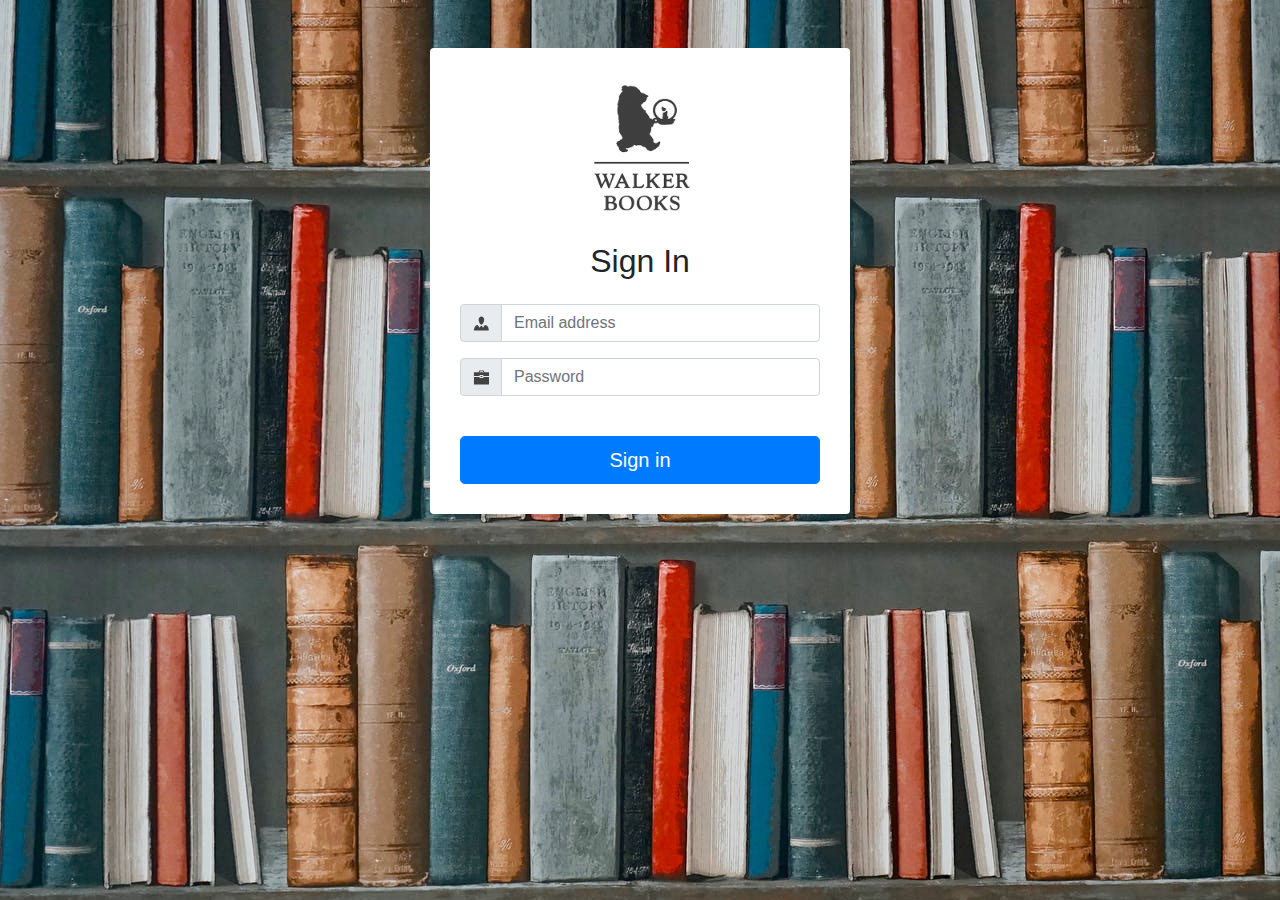
<file: web/index.html>
<!DOCTYPE html>
<html lang="en">

<head>
    <meta charset="UTF-8">
    <meta name="viewport" content="width=device-width, initial-scale=1.0, shrink-to-fit=no">
    <meta http-equiv="X-UA-Compatible" content="ie=edge">

    <!-- Bootstrap CSS -->
    <link rel="stylesheet" href="https://stackpath.bootstrapcdn.com/bootstrap/4.3.1/css/bootstrap.min.css"
        integrity="sha384-ggOyR0iXCbMQv3Xipma34MD+dH/1fQ784/j6cY/iJTQUOhcWr7x9JvoRxT2MZw1T" crossorigin="anonymous">
    <link rel="stylesheet" href="css/signin.css">

    <title>Sign In</title>
</head>

<body class="bg-signin">
    <div class="container pt-5">
        <div class="form-signin rounded">
            <div class="text-center mb-4">
                <!-- <img src="img/logo_company.jpg"> -->
                <img class="mb-4" src="img/logo.png" alt="" width="250px" height="140px">
                <h2>Sign In </h2>
            </div>
            <div class="input-group mb-3">
                <div class="input-group-prepend">
                    <span class="input-group-text" id="basic-addon1"><img class="icon-1"
                            src="svg/si-glyph-person.svg" /></span>
                </div>
                <input type="email" id="email" class="form-control" placeholder="Email address" required>
            </div>
            <div class="input-group mb-3">
                <div class="input-group-prepend">
                    <span class="input-group-text" id="basic-addon1"><img class="icon-1"
                            src="svg/si-glyph-briefcase.svg" /></span>
                </div>
                <input type="password" id="password" class="form-control" placeholder="Password" required>
            </div>
            <br>
            <button class="btn btn-lg btn-primary btn-block" onclick="signin()">Sign in</button>
        </div>
    </div>
    <!-- Optional JavaScript -->
    <!-- jQuery first, then Popper.js, then Bootstrap JS -->
    <script src="https://code.jquery.com/jquery-3.3.1.slim.min.js"
        integrity="sha384-q8i/X+965DzO0rT7abK41JStQIAqVgRVzpbzo5smXKp4YfRvH+8abtTE1Pi6jizo" crossorigin="anonymous">
    </script>
    <script src="https://cdnjs.cloudflare.com/ajax/libs/popper.js/1.14.7/umd/popper.min.js"
        integrity="sha384-UO2eT0CpHqdSJQ6hJty5KVphtPhzWj9WO1clHTMGa3JDZwrnQq4sF86dIHNDz0W1" crossorigin="anonymous">
    </script>
    <script src="https://stackpath.bootstrapcdn.com/bootstrap/4.3.1/js/bootstrap.min.js"
        integrity="sha384-JjSmVgyd0p3pXB1rRibZUAYoIIy6OrQ6VrjIEaFf/nJGzIxFDsf4x0xIM+B07jRM" crossorigin="anonymous">
    </script>

    <script src="http://code.jquery.com/jquery-2.2.4.min.js"
        integrity="sha256-BbhdlvQf/xTY9gja0Dq3HiwQF8LaCRTXxZKRutelT44=" crossorigin="anonymous"></script>

    <script src="js/main.js"></script>
    <script src="js/index.js"></script>

</body>

</html>
</file>
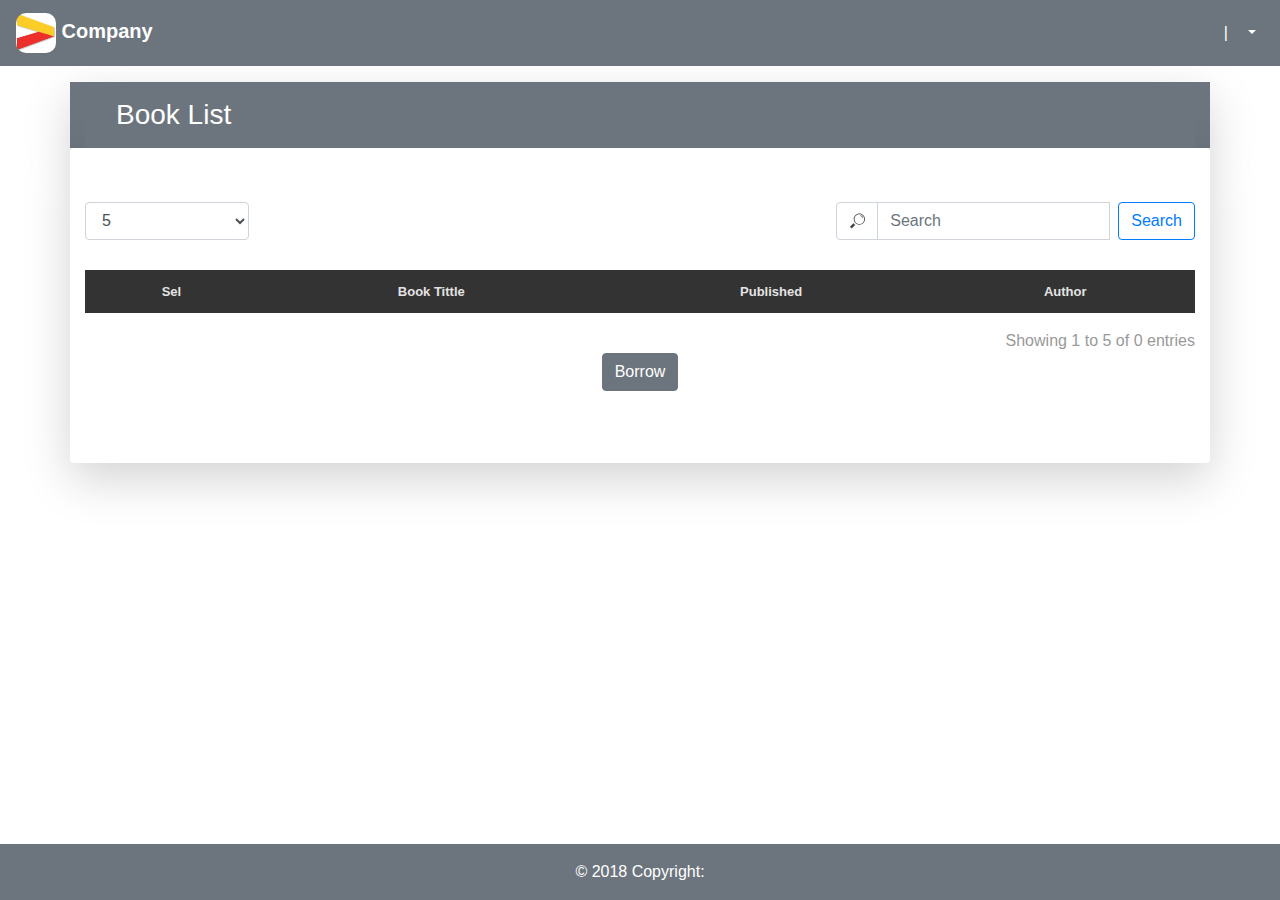
<file: web/list_of_book.html>
<!DOCTYPE html>
<html lang="en">

<head>
  <meta charset="UTF-8">
  <meta name="viewport" content="width=device-width, initial-scale=1.0, shrink-to-fit=no">
  <meta http-equiv="X-UA-Compatible" content="ie=edge">

  <!-- Bootstrap CSS -->
  <link rel="stylesheet" href="https://stackpath.bootstrapcdn.com/bootstrap/4.3.1/css/bootstrap.min.css"
    integrity="sha384-ggOyR0iXCbMQv3Xipma34MD+dH/1fQ784/j6cY/iJTQUOhcWr7x9JvoRxT2MZw1T" crossorigin="anonymous">
  <link rel="stylesheet" href="css/style.css">

  <!-- font awesome -->
  <link rel="stylesheet" href="https://use.fontawesome.com/releases/v5.8.1/css/all.css"
    integrity="sha384-50oBUHEmvpQ+1lW4y57PTFmhCaXp0ML5d60M1M7uH2+nqUivzIebhndOJK28anvf" crossorigin="anonymous">

  <title>List Of Book</title>
</head>

<body>
  <!-- Header -->
  <nav class="navbar navbar-expand-lg navbar-light bg-secondary">
    <a class="navbar-brand font-weight-bold text-white" href="dashboard_e.html">
      <img src="img/logo_company.jpg" width="40px" height="40px" alt="">
      Company
    </a>
    <button class="navbar-toggler" type="button" data-toggle="collapse" data-target="#navbarSupportedContent"
      aria-controls="navbarSupportedContent" aria-expanded="false" aria-label="Toggle navigation">
      <span class="navbar-toggler-icon"></span>
    </button>

    <div class="collapse navbar-collapse" id="navbarSupportedContent">
      <ul class="navbar-nav ml-auto">

        <li class="nav-item">
          <a class="nav-link text-white">|</a>
        </li>
        <li class="nav-item dropdown">
          <a class="nav-link dropdown-toggle text-white" href="#" id="navbarDropdown" role="button"
            data-toggle="dropdown" aria-haspopup="true" aria-expanded="false">
            <span id="memberName"></span>
          </a>
          <div class="dropdown-menu" aria-labelledby="navbarDropdown">
            <a class="dropdown-item" href='javascript:;' onclick='logout();'>Logout</a>
          </div>
        </li>
      </ul>
    </div>
  </nav>
  <!-- End of header -->

  <!-- Section -->
  <div class="container bg-secondary shadow-lg text-white">
    <div class="d-flex col-sm mt-3 bg-secondary text-white">
      <h3 class="mb-0 mt-3 pb-3 ml-3 align-middle">Book List</h3>
    </div>
  </div>
  <div class="container bg-white shadow-lg rounded pb-5">
    <!-- Plant dropdown -->
    <div class="row m-0">
      <div class="input-group d-flex justify-content-between col-3 p-0">
      </div>

      <!-- table with pagination and search -->
      <div class="container p-0 mt-4">
        <div class="header_wrap">
          <div class="num_rows">

            <div class="form-group">
              <!--		Show Numbers Of Rows 		-->
              <select class="form-control" name="state" id="maxRows">
                <option value="5">5</option>
                <option value="10">10</option>
                <option value="15">15</option>
                <option value="20">20</option>
                <option value="50">50</option>
                <option value="100">100</option>
                <option value="5000">Show ALL Rows</option>
              </select>
            </div>

          </div>
          <div class="row justify-content-end m-0">
            <form class="form-inline">
              <div class="input-group">
                <div class="input-group-prepend">
                  <span class="input-group-text bg-white"><img class="icon-1" src="svg/si-glyph-magnifier.svg" /></span>
                </div>
                <input class="form-control mr-sm-2" id="search_input_all" onkeyup="FilterkeyWord_all_table()"
                  type="search" placeholder="Search" aria-label="Search">
                <button class="btn btn-outline-primary my-2 my-sm-0" type="submit">Search</button>
              </div>
            </form>
          </div>
        </div>

        <table class="table table-striped table-class" id="table-id">
          <!-- content of table -->
          <thead>
            <tr>
              <th>Sel</th>
              <th>Book Tittle</th>
              <th>Published</th>
              <th>Author</th>
              <!-- <th>Req Date</th> -->
            </tr>
          </thead>
          <tbody id="book_list">

          </tbody>
        </table>
        <!--		Start Pagination -->
        <div class='pagination-container'>
          <nav>
            <ul class="pagination">

              <!--	Here the JS Function Will Add the Rows -->
            </ul>
          </nav>
        </div>
        <div class="rows_count">Showing 11 to 20 of 91 entries</div>
      </div>
      <!-- End of table with pagination and search -->

      <div style="height:100px;"></div>
      <!-- End of section -->
    </div>
    <div class="row justify-content-around pb-4">
      <button class="btn btn-secondary justify-content-end" type="submit" onclick="convertToPR()">Borrow</button>
    </div>
  </div>
  <div class="fixed-bottom mt-4 text-center text-white py-3 bg-secondary p-0 m-0">© 2018 Copyright:

  </div>
  <!-- Optional JavaScript -->
  <!-- jQuery first, then Popper.js, then Bootstrap JS -->
  <script src="https://code.jquery.com/jquery-3.3.1.slim.min.js"
    integrity="sha384-q8i/X+965DzO0rT7abK41JStQIAqVgRVzpbzo5smXKp4YfRvH+8abtTE1Pi6jizo" crossorigin="anonymous">
  </script>
  <script src="https://cdnjs.cloudflare.com/ajax/libs/popper.js/1.14.7/umd/popper.min.js"
    integrity="sha384-UO2eT0CpHqdSJQ6hJty5KVphtPhzWj9WO1clHTMGa3JDZwrnQq4sF86dIHNDz0W1" crossorigin="anonymous">
  </script>
  <script src="https://stackpath.bootstrapcdn.com/bootstrap/4.3.1/js/bootstrap.min.js"
    integrity="sha384-JjSmVgyd0p3pXB1rRibZUAYoIIy6OrQ6VrjIEaFf/nJGzIxFDsf4x0xIM+B07jRM" crossorigin="anonymous">
  </script>

  <script src="http://code.jquery.com/jquery-2.2.4.min.js"
    integrity="sha256-BbhdlvQf/xTY9gja0Dq3HiwQF8LaCRTXxZKRutelT44=" crossorigin="anonymous"></script>
  <script src="https://code.jquery.com/jquery-3.3.1.min.js"
    integrity="sha256-FgpCb/KJQlLNfOu91ta32o/NMZxltwRo8QtmkMRdAu8=" crossorigin="anonymous"></script>

  <script src="js/main.js"></script>
  <script src="js/tables.js"></script>
  <script src="js/list_of_book.js"></script>
  <script>
    printName('name')
    getAllBook()
  </script>

  <!-- <script src="js/Gruntfile.js"></script> -->
</body>

</html>
</file>
<file: web/css/signin.css>
.bg-signin {
    background: url("../img/bg-signin.png")
}

.form-signin {
    width: 100%;
    max-width: 420px;
    padding: 15px;
    margin: auto;
    background: white;
    padding: 30px;
}

.icon-1 {
    width: 16px;
    height: 16px;
}
</file>
<file: web/css/style.css>
.bg-navbar {
    /* background-color: aqua; */
    color: white
}

nav a img {
    border-radius: 10px;
}

.minw {
    min-width: 10px;
}

.icon-1 {
    width: 16px;
    height: 16px;
}

.icon-2 {
    width: 30px;
    height: 50px;

}

.hover-shadow:hover {
    text-shadow: black;
}

table th {
    text-align: center;
    background: #333;
    color: #e4e3e3;
    border: solid 2px #333;
    font-size: 13px;
}

table td {
    font-size: 13px;
    text-align: center;
    border: solid 2px #333;
}

.number_td {
    text-align: left !important;
}

table tr:nth-child(even) {
    background-color: #e4e3e3
}

th {

    color: #333;
}


ul.pagination {
    margin: 0 auto;
    text-align: center;

}

ul.pagination li {
    list-style-type: none;
    width: 30px;
    background: gainsboro;
    color: black;
    border-radius: 5px;
    display: inline-block;
}
ul.pagination li.active {
    background: black;
    color: white;
}

.pagination li:hover {
    cursor: pointer;
    transition: 0.3s;
    color: #333;
    background: #e4e3e3
}

.header_wrap {
    padding: 30px 0;
}

.num_rows {
    float: left;
}

.tb_search {
    width: 20%;
    float: right;
}


.rows_count {
    text-align: right;
    color: #999;
}

/* .nav-link:hover{
    text-shadow: 0 0 .1px black;
    font-weight: bolder
} */
.table td, .table th {
    vertical-align: middle;
    /* font-size: 1rem */
    border-top: 0px;
}

.table thead th{
    border-bottom: 0px;
}
</file>
